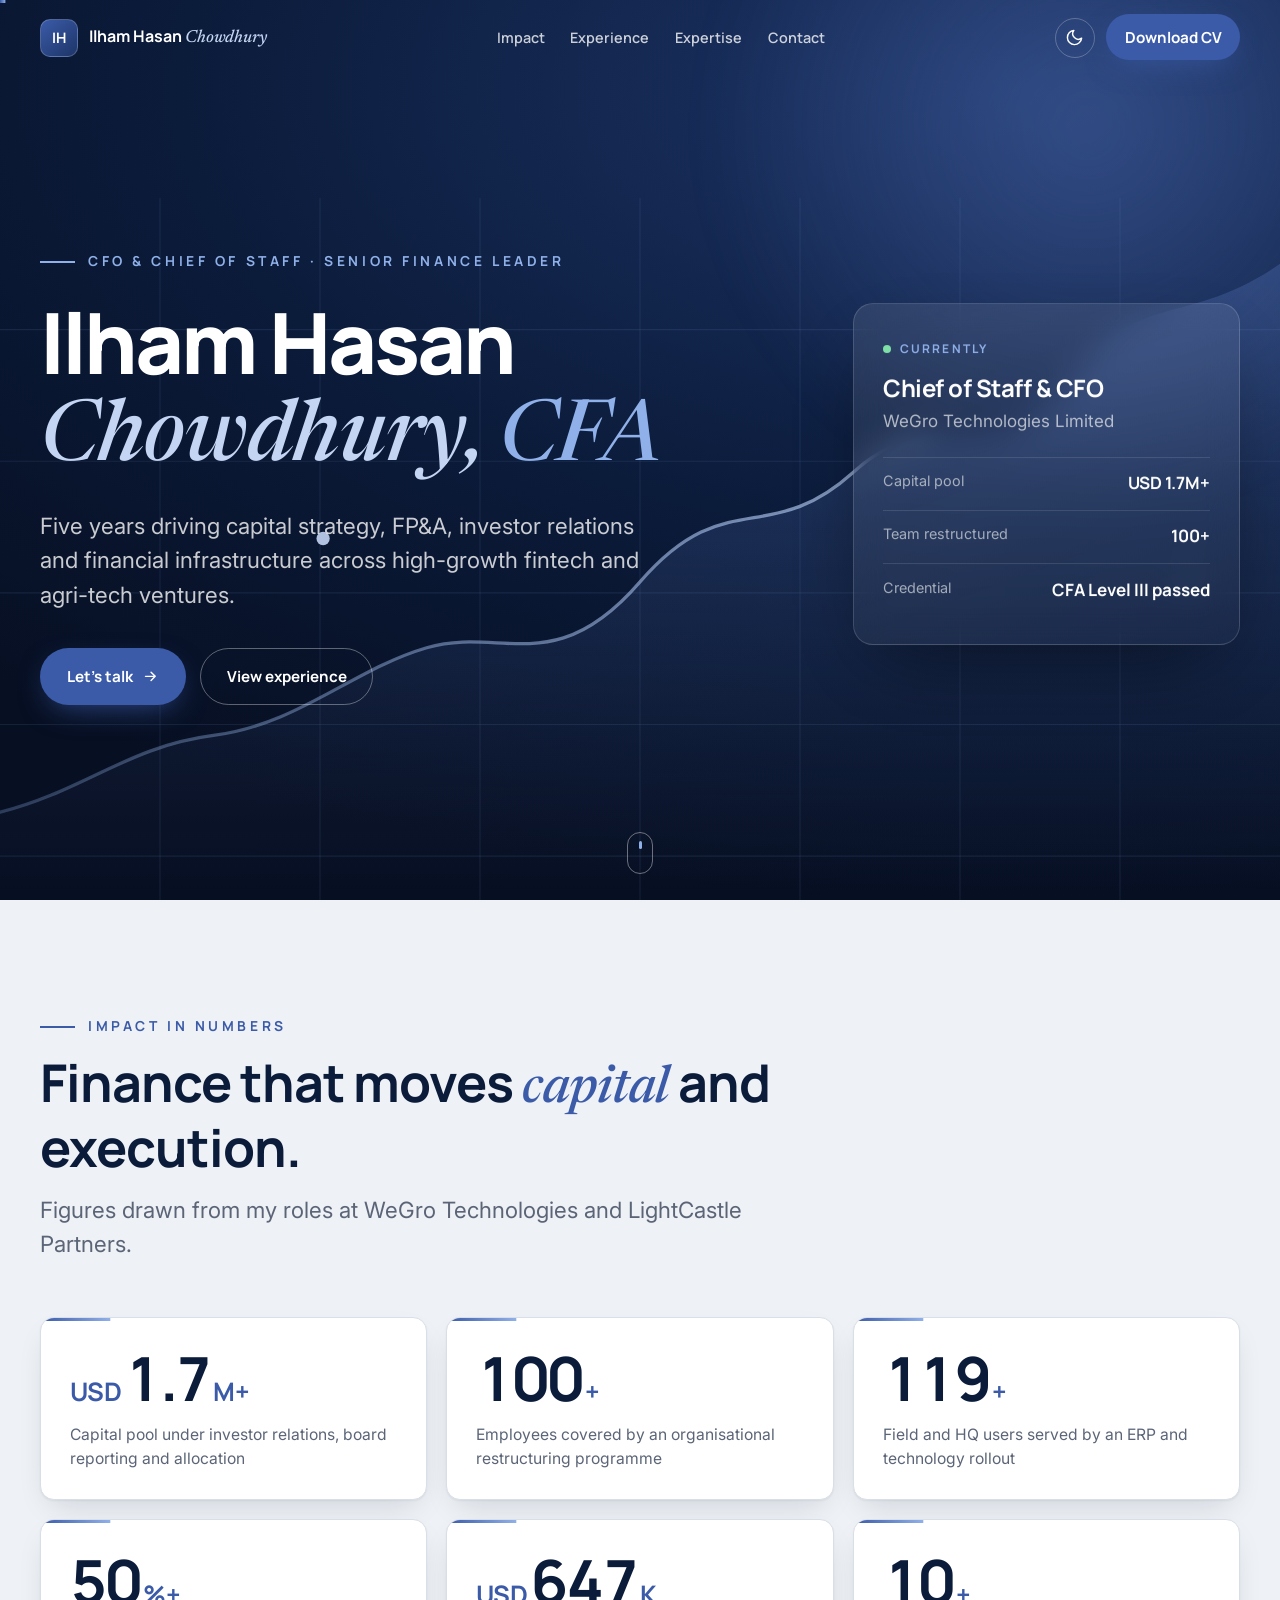
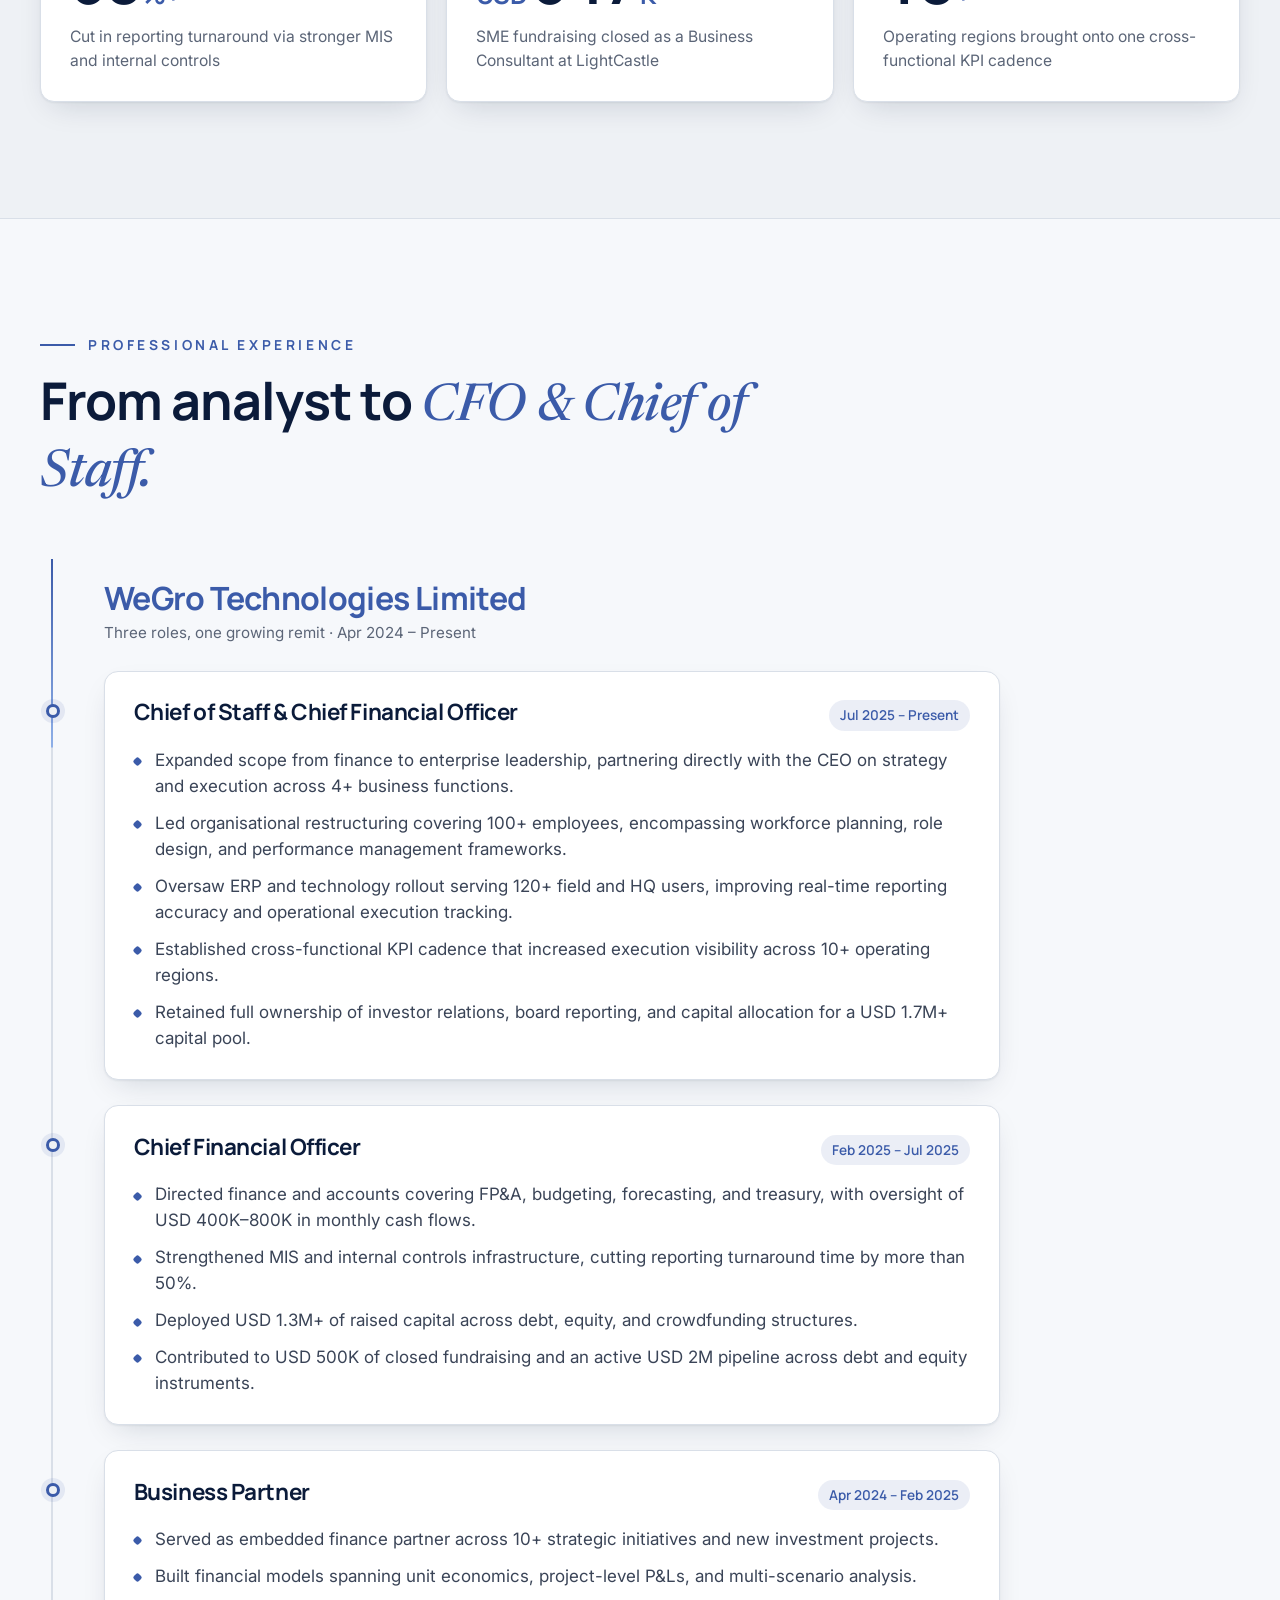
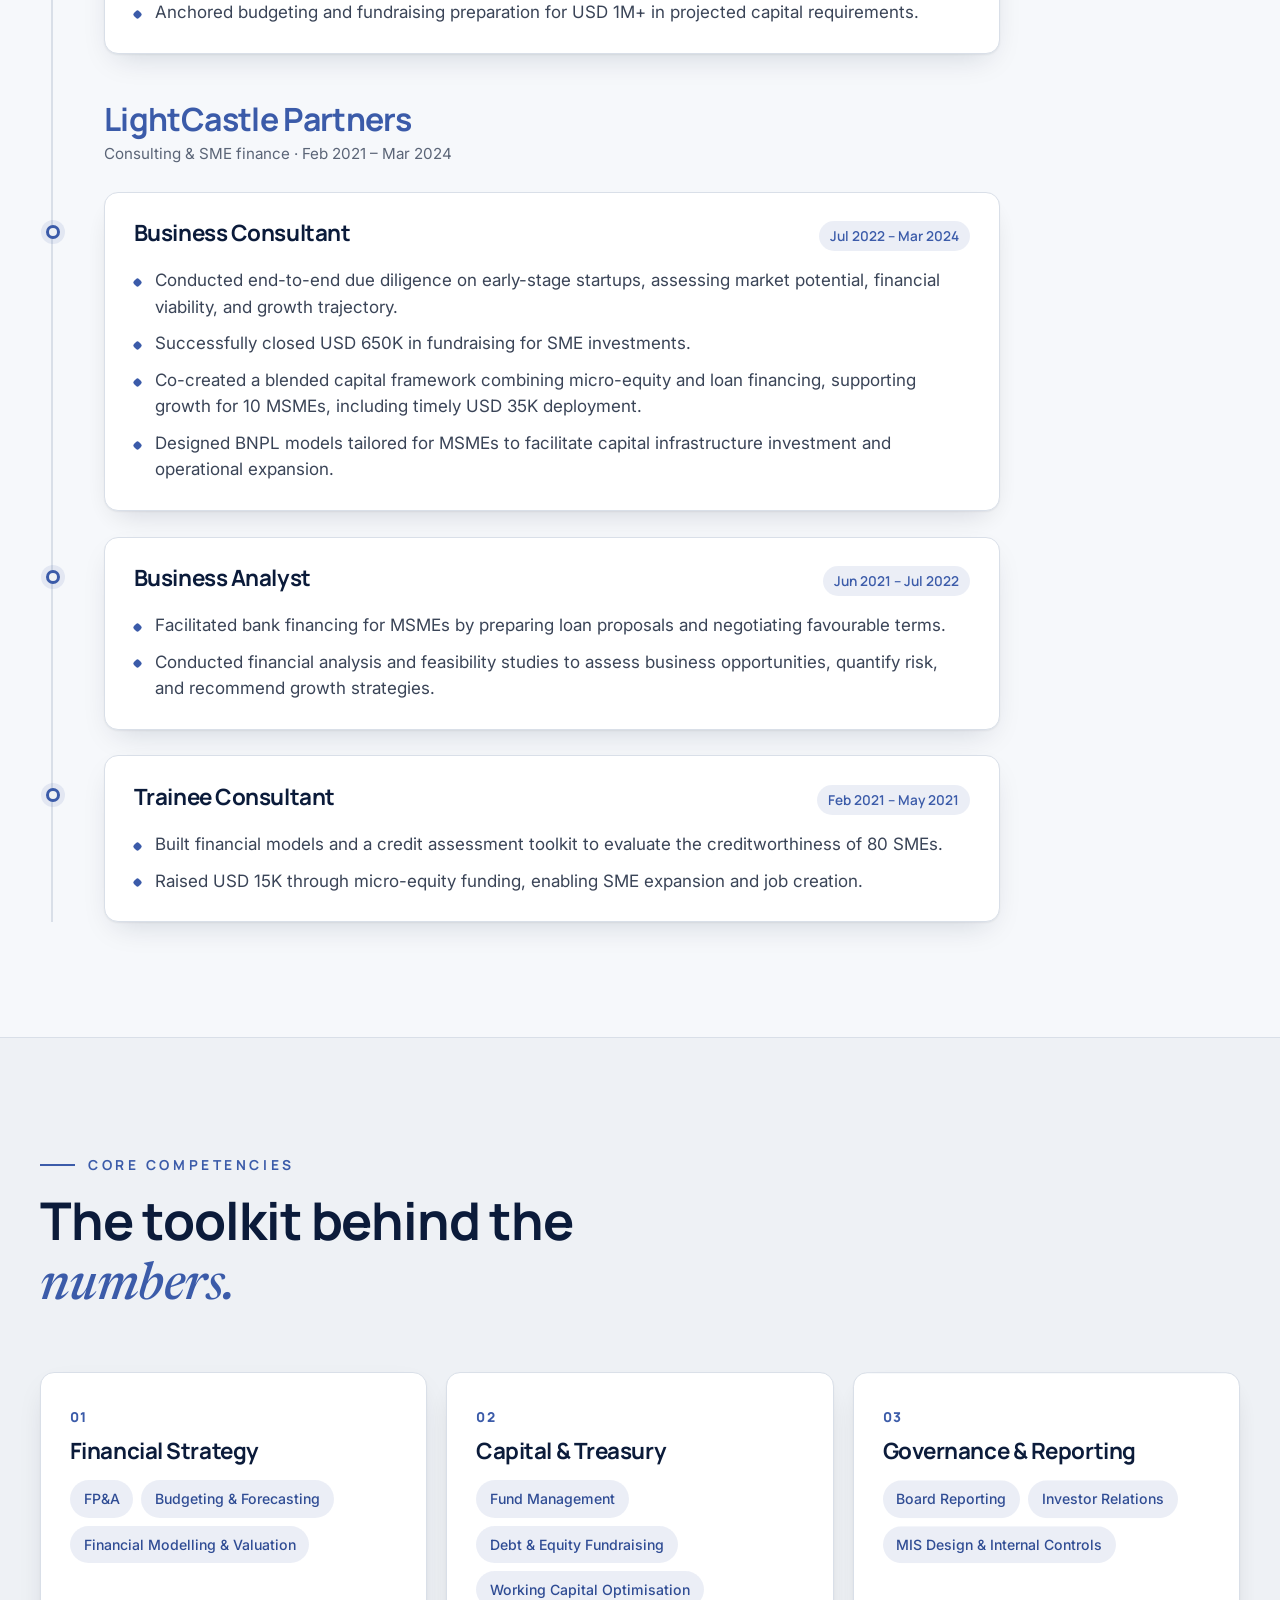
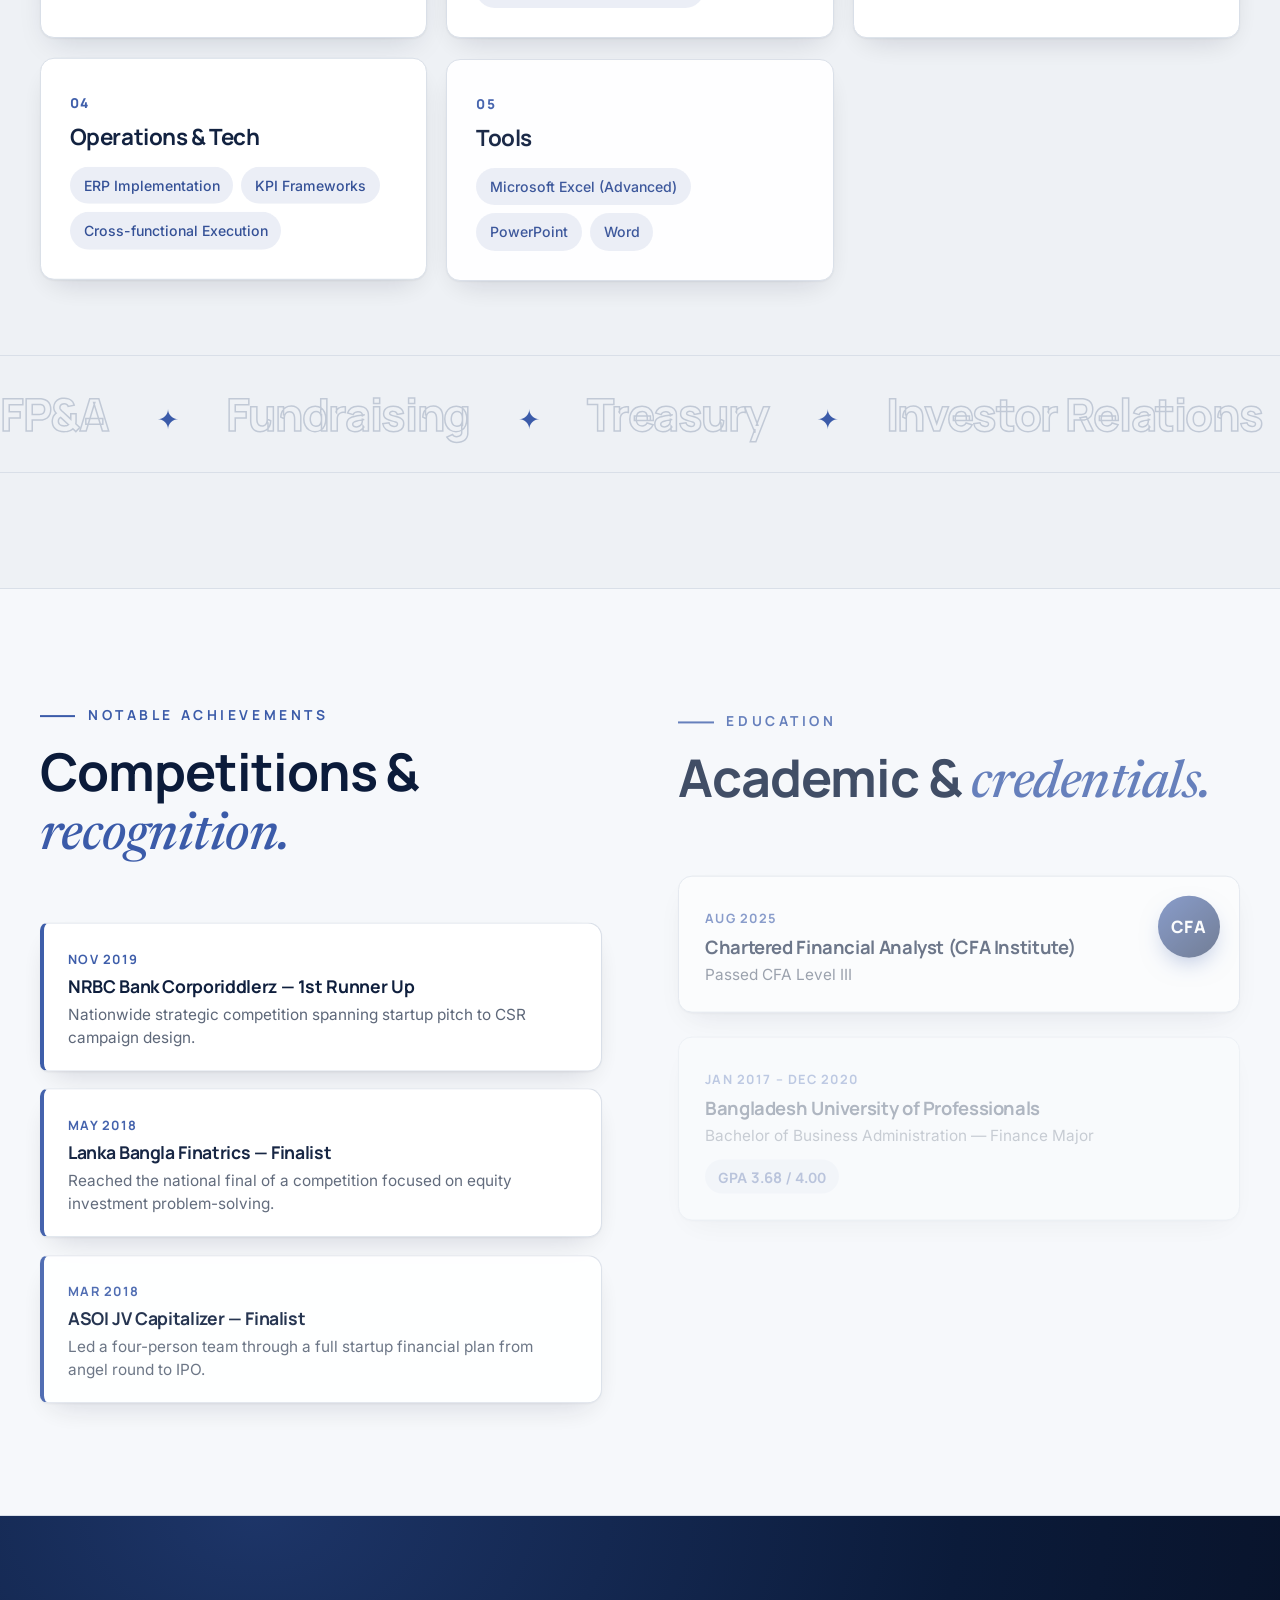
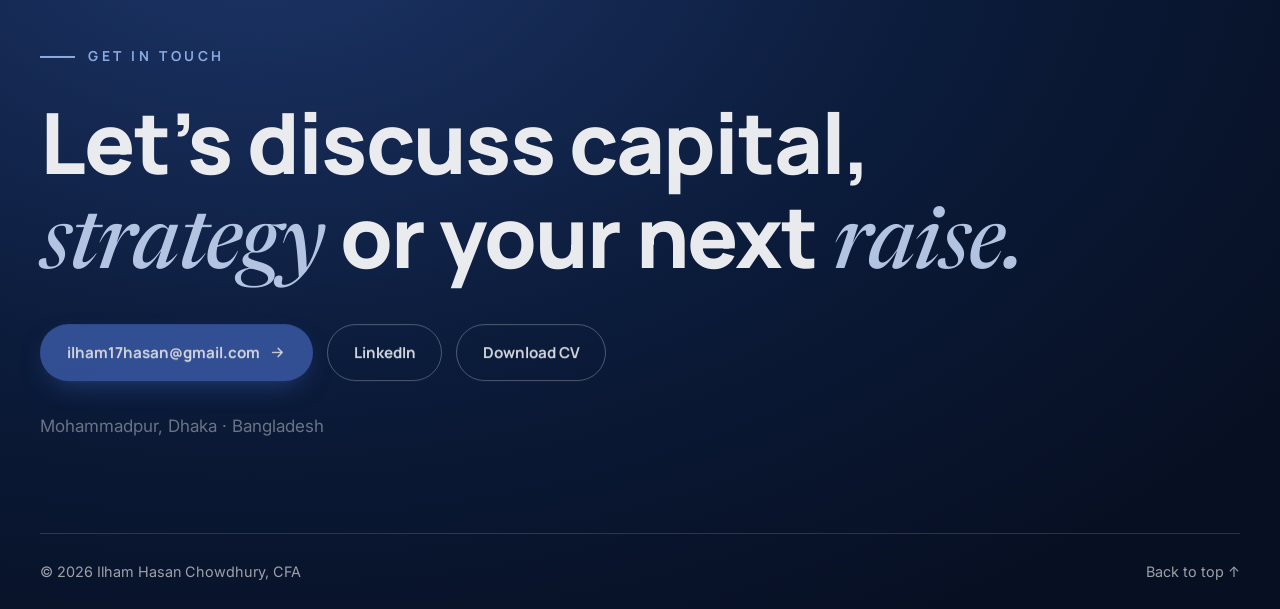
<file: index.html>
<!doctype html>
<html lang="en">
<head>
  <meta charset="utf-8">
  <meta name="viewport" content="width=device-width, initial-scale=1">
  <title>Ilham Hasan Chowdhury, CFA — CFO &amp; Chief of Staff</title>
  <meta name="description" content="Portfolio of Ilham Hasan Chowdhury, CFA — CFO & Chief of Staff. Capital strategy, FP&A, investor relations and financial infrastructure across fintech and agri-tech ventures.">
  <meta name="theme-color" content="#0b1b3a">
  <meta property="og:title" content="Ilham Hasan Chowdhury, CFA — CFO & Chief of Staff">
  <meta property="og:description" content="Capital strategy, FP&A, investor relations and financial infrastructure across high-growth fintech and agri-tech ventures.">
  <meta property="og:type" content="website">
  <meta property="og:url" content="https://ilham-hasan-portfolio.vercel.app/">
  <meta property="og:image" content="https://ilham-hasan-portfolio.vercel.app/assets/img/og-image.png">
  <meta property="og:image:width" content="1200">
  <meta property="og:image:height" content="630">
  <meta name="twitter:card" content="summary_large_image">
  <meta name="twitter:title" content="Ilham Hasan Chowdhury, CFA — CFO & Chief of Staff">
  <meta name="twitter:image" content="https://ilham-hasan-portfolio.vercel.app/assets/img/og-image.png">
  <link rel="canonical" href="https://ilham-hasan-portfolio.vercel.app/">
  <link rel="icon" href="assets/img/favicon.svg" type="image/svg+xml">
  <link rel="preconnect" href="https://fonts.googleapis.com">
  <link rel="preconnect" href="https://fonts.gstatic.com" crossorigin>
  <link href="https://fonts.googleapis.com/css2?family=Inter:wght@400;500;600&family=Manrope:wght@500;600;700;800&family=Newsreader:ital,wght@1,400;1,500&display=swap" rel="stylesheet">
  <link rel="stylesheet" href="assets/vendor/lenis.css">
  <link rel="stylesheet" href="assets/css/tokens.css">
  <link rel="stylesheet" href="assets/css/base.css">
  <link rel="stylesheet" href="assets/css/sections.css">
  <script>
    (function () {
      var d = document.documentElement;
      try { var t = localStorage.getItem("theme"); if (t) d.setAttribute("data-theme", t); } catch (e) {}
      if (!window.matchMedia("(prefers-reduced-motion: reduce)").matches) d.classList.add("has-motion");
    })();
  </script>
</head>
<body>
  <a class="skip" href="#main">Skip to content</a>

  <div class="preloader" aria-hidden="true">
    <div class="preloader-inner">
      <span class="preloader-mark">IH</span>
      <span class="preloader-bar"><i></i></span>
    </div>
  </div>

  <div class="progress" aria-hidden="true"><i></i></div>
  <div class="cursor" aria-hidden="true"></div>

  <header class="nav" id="nav">
    <div class="wrap nav-inner">
      <a href="#top" class="brand" aria-label="Ilham Hasan Chowdhury — home">
        <span class="brand-mark">IH</span>
        <span class="brand-name">Ilham Hasan <em class="serif">Chowdhury</em></span>
      </a>
      <nav class="nav-links" id="navLinks" aria-label="Primary">
        <a href="#impact">Impact</a>
        <a href="#experience">Experience</a>
        <a href="#expertise">Expertise</a>
        <a href="#insights">Insights</a>
        <a href="#articles">Articles</a>
        <a href="#contact">Contact</a>
      </nav>
      <div class="nav-actions">
        <button class="icon-btn" id="themeToggle" type="button" aria-label="Toggle light and dark theme">
          <svg class="i-moon" viewBox="0 0 24 24" fill="none" stroke="currentColor" stroke-width="1.8" stroke-linecap="round" stroke-linejoin="round"><path d="M21 12.8A9 9 0 1 1 11.2 3a7 7 0 0 0 9.8 9.8z"/></svg>
          <svg class="i-sun" viewBox="0 0 24 24" fill="none" stroke="currentColor" stroke-width="1.8" stroke-linecap="round" stroke-linejoin="round"><circle cx="12" cy="12" r="4"/><path d="M12 2v2M12 20v2M4.9 4.9l1.4 1.4M17.7 17.7l1.4 1.4M2 12h2M20 12h2M4.9 19.1l1.4-1.4M17.7 6.3l1.4-1.4"/></svg>
        </button>
        <a class="btn btn-primary nav-cv" href="assets/Ilham_Hasan_Chowdhury_CV.pdf" download style="--pad:.6rem 1.1rem">Download CV</a>
        <button class="icon-btn burger" id="burger" type="button" aria-label="Open menu" aria-expanded="false" aria-controls="navLinks"><span></span><span></span></button>
      </div>
    </div>
  </header>

  <main id="main">
    <!-- HERO -->
    <section class="hero" id="top">
      <svg class="hero-chart" viewBox="0 0 1200 640" preserveAspectRatio="none" aria-hidden="true">
        <defs>
          <linearGradient id="areaGrad" x1="0" y1="0" x2="0" y2="1">
            <stop offset="0" stop-color="#5c7cc4" stop-opacity=".45"/>
            <stop offset="1" stop-color="#5c7cc4" stop-opacity="0"/>
          </linearGradient>
          <linearGradient id="lineGrad" x1="0" y1="0" x2="1" y2="0">
            <stop offset="0" stop-color="#8fb0e8" stop-opacity=".3"/>
            <stop offset="1" stop-color="#c4d5f3"/>
          </linearGradient>
        </defs>
        <g class="chart-grid" stroke="#8fb0e8" stroke-opacity=".12" stroke-width="1">
          <path d="M0 120H1200M0 240H1200M0 360H1200M0 480H1200M0 600H1200"/>
          <path d="M150 0V640M300 0V640M450 0V640M600 0V640M750 0V640M900 0V640M1050 0V640"/>
        </g>
        <path class="chart-area" fill="url(#areaGrad)" d="M0 560 C80 540 120 500 200 490 S330 430 400 410 S520 440 600 350 S720 320 800 250 S930 260 1000 170 S1110 120 1200 60 V640 H0 Z"/>
        <path class="chart-line" fill="none" stroke="url(#lineGrad)" stroke-width="3" stroke-linecap="round" d="M0 560 C80 540 120 500 200 490 S330 430 400 410 S520 440 600 350 S720 320 800 250 S930 260 1000 170 S1110 120 1200 60"/>
        <g class="chart-dots" fill="#c4d5f3">
          <circle cx="400" cy="410" r="5"/><circle cx="800" cy="250" r="5"/><circle cx="1000" cy="170" r="5"/><circle class="pulse" cx="1200" cy="60" r="7"/>
        </g>
      </svg>
      <div class="hero-glow" aria-hidden="true"></div>

      <div class="wrap hero-inner">
        <div class="hero-copy">
          <p class="eyebrow hero-eyebrow" data-hero-item>CFO &amp; Chief of Staff · Senior Finance Leader</p>
          <h1 class="hero-title" data-split>Ilham Hasan <span class="serif">Chowdhury,</span> <span class="serif cfa">CFA</span></h1>
          <p class="hero-lede" data-hero-item>Five years driving capital strategy, FP&amp;A, investor relations and financial infrastructure across high-growth fintech and agri-tech ventures.</p>
          <div class="hero-cta" data-hero-item>
            <a class="btn btn-primary" href="#contact" data-magnetic>Let’s talk
              <svg viewBox="0 0 24 24" fill="none" stroke="currentColor" stroke-width="2" stroke-linecap="round" stroke-linejoin="round"><path d="M5 12h14M13 6l6 6-6 6"/></svg>
            </a>
            <a class="btn btn-ghost" href="#experience" data-magnetic>View experience</a>
          </div>
        </div>

        <aside class="hero-card" data-hero-item aria-label="Current role">
          <span class="live-tag"><i></i> Currently</span>
          <h2>Chief of Staff &amp; CFO</h2>
          <p class="hero-card-co">WeGro Technologies Limited</p>
          <dl>
            <div><dt>Capital pool</dt><dd>USD 1.7M+</dd></div>
            <div><dt>Team restructured</dt><dd>100+</dd></div>
            <div><dt>Credential</dt><dd>CFA Level III passed</dd></div>
          </dl>
        </aside>
      </div>

      <a class="scroll-cue" href="#impact" aria-label="Scroll to impact"><span></span></a>
    </section>

    <!-- IMPACT -->
    <section class="section" id="impact">
      <div class="wrap">
        <div class="section-head" data-reveal>
          <span class="eyebrow">Impact in numbers</span>
          <h2>Finance that moves <span class="serif accent">capital</span> and execution.</h2>
          <p>Figures drawn from my roles at WeGro Technologies and LightCastle Partners.</p>
        </div>
        <div class="stats">
          <article class="stat" data-reveal>
            <span class="stat-num"><small>USD</small><b data-count="1.7" data-decimals="1">0</b><small>M+</small></span>
            <p>Capital pool under investor relations, board reporting and allocation</p>
          </article>
          <article class="stat" data-reveal>
            <span class="stat-num"><b data-count="100">0</b><small>+</small></span>
            <p>Employees covered by an organisational restructuring programme</p>
          </article>
          <article class="stat" data-reveal>
            <span class="stat-num"><b data-count="120">0</b><small>+</small></span>
            <p>Field and HQ users served by an ERP and technology rollout</p>
          </article>
          <article class="stat" data-reveal>
            <span class="stat-num"><b data-count="50">0</b><small>%+</small></span>
            <p>Cut in reporting turnaround via stronger MIS and internal controls</p>
          </article>
          <article class="stat" data-reveal>
            <span class="stat-num"><small>USD</small><b data-count="650">0</b><small>K</small></span>
            <p>SME fundraising closed as a Business Consultant at LightCastle</p>
          </article>
          <article class="stat" data-reveal>
            <span class="stat-num"><b data-count="10">0</b><small>+</small></span>
            <p>Operating regions brought onto one cross-functional KPI cadence</p>
          </article>
        </div>
      </div>
    </section>

    <!-- EXPERIENCE -->
    <section class="section section-alt" id="experience">
      <div class="wrap">
        <div class="section-head" data-reveal>
          <span class="eyebrow">Professional experience</span>
          <h2>From analyst to <span class="serif accent">CFO &amp; Chief of Staff.</span></h2>
        </div>

        <div class="timeline" id="timeline">
          <div class="timeline-rail" aria-hidden="true"><i></i></div>

          <div class="company" data-reveal>
            <h3>WeGro Technologies Limited</h3>
            <p>Three roles, one growing remit · Apr 2024 – Present</p>
          </div>

          <article class="role" data-reveal>
            <span class="role-dot" aria-hidden="true"></span>
            <header><h4>Chief of Staff &amp; Chief Financial Officer</h4><time>Jul 2025 – Present</time></header>
            <ul>
              <li>Expanded scope from finance to enterprise leadership, partnering directly with the CEO on strategy and execution across 4+ business functions.</li>
              <li>Led organisational restructuring covering 100+ employees, encompassing workforce planning, role design, and performance management frameworks.</li>
              <li>Oversaw ERP and technology rollout serving 120+ field and HQ users, improving real-time reporting accuracy and operational execution tracking.</li>
              <li>Established cross-functional KPI cadence that increased execution visibility across 10+ operating regions.</li>
              <li>Retained full ownership of investor relations, board reporting, and capital allocation for a USD 1.7M+ capital pool.</li>
            </ul>
          </article>

          <article class="role" data-reveal>
            <span class="role-dot" aria-hidden="true"></span>
            <header><h4>Chief Financial Officer</h4><time>Feb 2025 – Jul 2025</time></header>
            <ul>
              <li>Directed finance and accounts covering FP&amp;A, budgeting, forecasting, and treasury, with oversight of USD 400K–800K in monthly cash flows.</li>
              <li>Strengthened MIS and internal controls infrastructure, cutting reporting turnaround time by more than 50%.</li>
              <li>Deployed USD 1.3M+ of raised capital across debt, equity, and crowdfunding structures.</li>
              <li>Contributed to USD 500K of closed fundraising and an active USD 2M pipeline across debt and equity instruments.</li>
            </ul>
          </article>

          <article class="role" data-reveal>
            <span class="role-dot" aria-hidden="true"></span>
            <header><h4>Business Partner</h4><time>Apr 2024 – Feb 2025</time></header>
            <ul>
              <li>Served as embedded finance partner across 10+ strategic initiatives and new investment projects.</li>
              <li>Built financial models spanning unit economics, project-level P&amp;Ls, and multi-scenario analysis.</li>
              <li>Anchored budgeting and fundraising preparation for USD 1M+ in projected capital requirements.</li>
            </ul>
          </article>

          <div class="company" data-reveal>
            <h3>LightCastle Partners</h3>
            <p>Consulting &amp; SME finance · Feb 2021 – Mar 2024</p>
          </div>

          <article class="role" data-reveal>
            <span class="role-dot" aria-hidden="true"></span>
            <header><h4>Business Consultant</h4><time>Jul 2022 – Mar 2024</time></header>
            <ul>
              <li>Conducted end-to-end due diligence on early-stage startups, assessing market potential, financial viability, and growth trajectory.</li>
              <li>Successfully closed USD 650K in fundraising for SME investments.</li>
              <li>Co-created a blended capital framework combining micro-equity and loan financing, supporting growth for 10 MSMEs, including timely USD 35K deployment.</li>
              <li>Designed BNPL models tailored for MSMEs to facilitate capital infrastructure investment and operational expansion.</li>
            </ul>
          </article>

          <article class="role" data-reveal>
            <span class="role-dot" aria-hidden="true"></span>
            <header><h4>Business Analyst</h4><time>Jun 2021 – Jul 2022</time></header>
            <ul>
              <li>Facilitated bank financing for MSMEs by preparing loan proposals and negotiating favourable terms.</li>
              <li>Conducted financial analysis and feasibility studies to assess business opportunities, quantify risk, and recommend growth strategies.</li>
            </ul>
          </article>

          <article class="role" data-reveal>
            <span class="role-dot" aria-hidden="true"></span>
            <header><h4>Trainee Consultant</h4><time>Feb 2021 – May 2021</time></header>
            <ul>
              <li>Built financial models and a credit assessment toolkit to evaluate the creditworthiness of 80 SMEs.</li>
              <li>Raised USD 15K through micro-equity funding, enabling SME expansion and job creation.</li>
            </ul>
          </article>
        </div>
      </div>
    </section>

    <!-- EXPERTISE -->
    <section class="section" id="expertise">
      <div class="wrap">
        <div class="section-head" data-reveal>
          <span class="eyebrow">Core competencies</span>
          <h2>The toolkit behind the <span class="serif accent">numbers.</span></h2>
        </div>
        <div class="skills">
          <article class="skill" data-reveal>
            <span class="skill-idx">01</span>
            <h3>Financial Strategy</h3>
            <ul class="chips"><li>FP&amp;A</li><li>Budgeting &amp; Forecasting</li><li>Financial Modelling &amp; Valuation</li></ul>
          </article>
          <article class="skill" data-reveal>
            <span class="skill-idx">02</span>
            <h3>Capital &amp; Treasury</h3>
            <ul class="chips"><li>Fund Management</li><li>Debt &amp; Equity Fundraising</li><li>Working Capital Optimisation</li></ul>
          </article>
          <article class="skill" data-reveal>
            <span class="skill-idx">03</span>
            <h3>Governance &amp; Reporting</h3>
            <ul class="chips"><li>Board Reporting</li><li>Investor Relations</li><li>MIS Design &amp; Internal Controls</li></ul>
          </article>
          <article class="skill" data-reveal>
            <span class="skill-idx">04</span>
            <h3>Operations &amp; Tech</h3>
            <ul class="chips"><li>ERP Implementation</li><li>KPI Frameworks</li><li>Cross-functional Execution</li></ul>
          </article>
          <article class="skill" data-reveal>
            <span class="skill-idx">05</span>
            <h3>Tools</h3>
            <ul class="chips"><li>Microsoft Excel (Advanced)</li><li>PowerPoint</li><li>Word</li></ul>
          </article>
        </div>
      </div>

      <div class="marquee" aria-hidden="true">
        <div class="marquee-track">
          <span>FP&amp;A</span><span>Fundraising</span><span>Treasury</span><span>Investor Relations</span><span>Board Reporting</span><span>Financial Modelling</span><span>ERP</span><span>KPI Frameworks</span><span>Capital Allocation</span>
          <span>FP&amp;A</span><span>Fundraising</span><span>Treasury</span><span>Investor Relations</span><span>Board Reporting</span><span>Financial Modelling</span><span>ERP</span><span>KPI Frameworks</span><span>Capital Allocation</span>
        </div>
      </div>
    </section>

    <!-- RECOGNITION + EDUCATION -->
    <section class="section section-alt" id="recognition">
      <div class="wrap two-col">
        <div>
          <div class="section-head" data-reveal>
            <span class="eyebrow">Notable achievements</span>
            <h2>Competitions &amp; <span class="serif accent">recognition.</span></h2>
          </div>
          <ul class="awards">
            <li data-reveal>
              <time>Nov 2019</time>
              <h3>NRBC Bank Corporiddlerz — 1st Runner Up</h3>
              <p>Nationwide strategic competition spanning startup pitch to CSR campaign design.</p>
            </li>
            <li data-reveal>
              <time>May 2018</time>
              <h3>Lanka Bangla Finatrics — Finalist</h3>
              <p>Reached the national final of a competition focused on equity investment problem-solving.</p>
            </li>
            <li data-reveal>
              <time>Mar 2018</time>
              <h3>ASOI JV Capitalizer — Finalist</h3>
              <p>Led a four-person team through a full startup financial plan from angel round to IPO.</p>
            </li>
          </ul>
        </div>

        <div>
          <div class="section-head" data-reveal>
            <span class="eyebrow">Education</span>
            <h2>Academic &amp; <span class="serif accent">credentials.</span></h2>
          </div>
          <div class="edu">
            <article class="edu-card" data-reveal>
              <time>Aug 2025</time>
              <h3>Chartered Financial Analyst (CFA Institute)</h3>
              <p>Passed CFA Level III</p>
              <span class="badge">CFA</span>
            </article>
            <article class="edu-card" data-reveal>
              <time>Jan 2017 – Dec 2020</time>
              <h3>Bangladesh University of Professionals</h3>
              <p>Bachelor of Business Administration — Finance Major</p>
              <span class="gpa">GPA <b>3.68</b> / 4.00</span>
            </article>
          </div>
        </div>
      </div>
    </section>

    <!-- INSIGHTS (BLOG) -->
    <section class="section" id="insights">
      <div class="wrap">
        <div class="section-head" data-reveal>
          <span class="eyebrow">Insights · Blog</span>
          <h2>Notes on finance, <span class="serif accent">execution</span> and growth.</h2>
          <p>Short reads from the operating side of finance.</p>
        </div>
        <div class="filters" id="filters" role="group" aria-label="Filter posts by topic" data-reveal></div>
        <div class="cards" id="blogGrid" aria-live="polite"></div>
      </div>
    </section>

    <!-- ARTICLES -->
    <section class="section section-alt" id="articles">
      <div class="wrap">
        <div class="section-head" data-reveal>
          <span class="eyebrow">Articles</span>
          <h2>Long-form <span class="serif accent">thinking.</span></h2>
          <p>Deeper dives into capital structuring, due diligence and professional development.</p>
        </div>
        <div class="articles" id="articleList"></div>
      </div>
    </section>

    <!-- CONTACT -->
    <section class="contact" id="contact">
      <div class="wrap contact-inner">
        <span class="eyebrow" data-reveal>Get in touch</span>
        <h2 data-reveal>Let’s discuss capital, <span class="serif">strategy</span> or your next <span class="serif">raise.</span></h2>
        <div class="contact-actions" data-reveal>
          <a class="btn btn-primary" href="mailto:ilham17hasan@gmail.com" data-magnetic>ilham17hasan@gmail.com
            <svg viewBox="0 0 24 24" fill="none" stroke="currentColor" stroke-width="2" stroke-linecap="round" stroke-linejoin="round"><path d="M5 12h14M13 6l6 6-6 6"/></svg>
          </a>
          <a class="btn btn-ghost" href="https://linkedin.com/in/ilhamhasan" target="_blank" rel="noopener" data-magnetic>LinkedIn</a>
          <a class="btn btn-ghost" href="assets/Ilham_Hasan_Chowdhury_CV.pdf" download data-magnetic>Download CV</a>
        </div>
        <p class="contact-loc" data-reveal>Mohammadpur, Dhaka · Bangladesh</p>
      </div>
      <footer class="wrap footer">
        <span>© <span id="year">2026</span> Ilham Hasan Chowdhury, CFA</span>
        <a href="#top">Back to top ↑</a>
      </footer>
    </section>
  </main>

  <script src="assets/vendor/gsap.min.js"></script>
  <script src="assets/vendor/ScrollTrigger.min.js"></script>
  <script src="assets/vendor/lenis.min.js"></script>
  <script src="assets/js/theme.js"></script>
  <script src="assets/js/content.js"></script>
  <script src="assets/js/motion.js"></script>
  <script src="assets/js/main.js"></script>
</body>
</html>
</file>
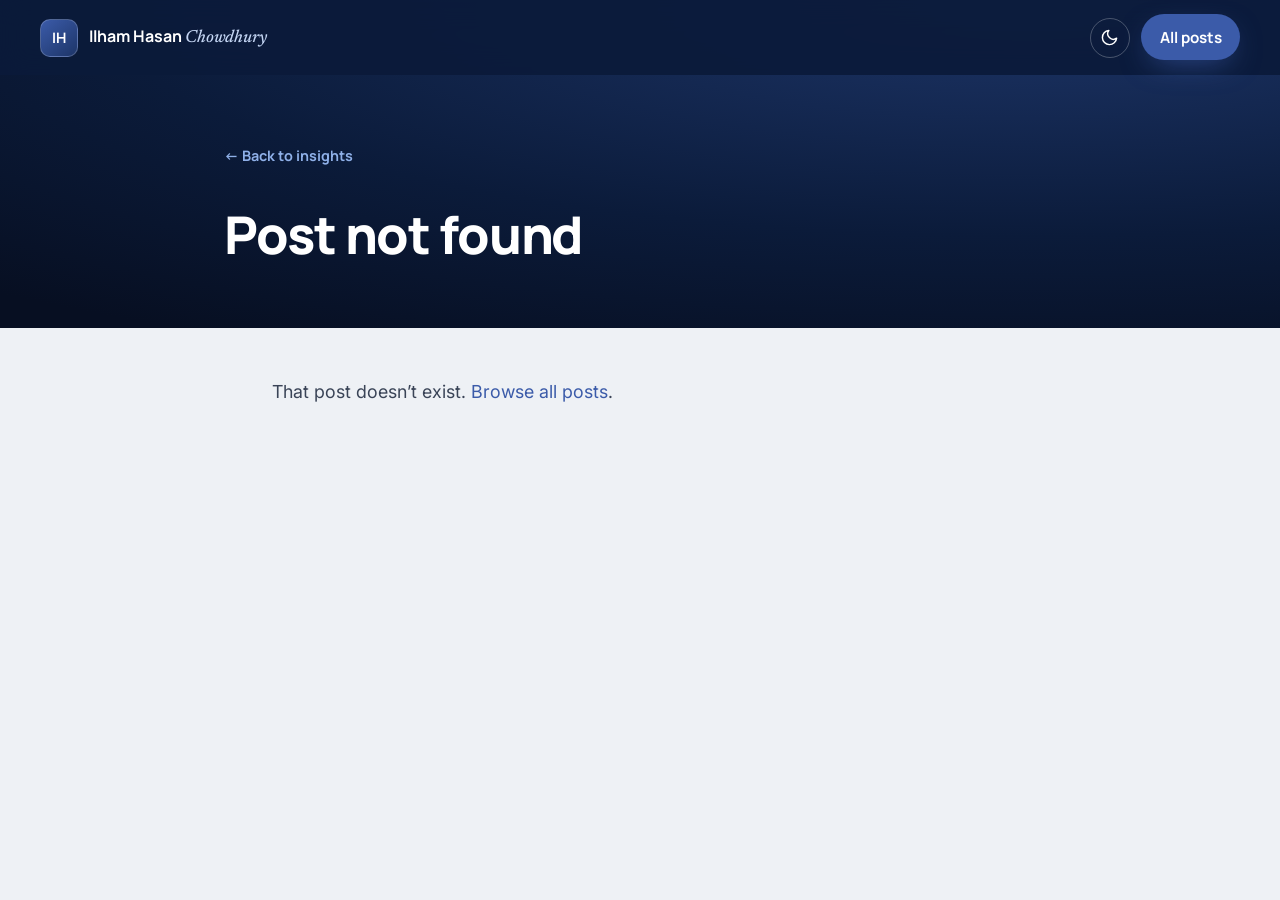
<file: post.html>
<!doctype html>
<html lang="en">
<head>
  <meta charset="utf-8">
  <meta name="viewport" content="width=device-width, initial-scale=1">
  <title>Post — Ilham Hasan Chowdhury, CFA</title>
  <meta name="theme-color" content="#0b1b3a">
  <link rel="icon" href="assets/img/favicon.svg" type="image/svg+xml">
  <link rel="preconnect" href="https://fonts.googleapis.com">
  <link rel="preconnect" href="https://fonts.gstatic.com" crossorigin>
  <link href="https://fonts.googleapis.com/css2?family=Inter:wght@400;500;600&family=Manrope:wght@500;600;700;800&family=Newsreader:ital,wght@1,400;1,500&display=swap" rel="stylesheet">
  <link rel="stylesheet" href="assets/css/tokens.css">
  <link rel="stylesheet" href="assets/css/base.css">
  <link rel="stylesheet" href="assets/css/sections.css">
  <script>try { var t = localStorage.getItem("theme"); if (t) document.documentElement.setAttribute("data-theme", t); } catch (e) {}</script>
</head>
<body class="post-page">
  <header class="nav" id="nav">
    <div class="wrap nav-inner">
      <a href="index.html" class="brand" aria-label="Ilham Hasan Chowdhury — home">
        <span class="brand-mark">IH</span>
        <span class="brand-name">Ilham Hasan <em class="serif">Chowdhury</em></span>
      </a>
      <div class="nav-actions">
        <button class="icon-btn" id="themeToggle" type="button" aria-label="Toggle light and dark theme">
          <svg class="i-moon" viewBox="0 0 24 24" fill="none" stroke="currentColor" stroke-width="1.8" stroke-linecap="round" stroke-linejoin="round"><path d="M21 12.8A9 9 0 1 1 11.2 3a7 7 0 0 0 9.8 9.8z"/></svg>
          <svg class="i-sun" viewBox="0 0 24 24" fill="none" stroke="currentColor" stroke-width="1.8" stroke-linecap="round" stroke-linejoin="round"><circle cx="12" cy="12" r="4"/><path d="M12 2v2M12 20v2M4.9 4.9l1.4 1.4M17.7 17.7l1.4 1.4M2 12h2M20 12h2M4.9 19.1l1.4-1.4M17.7 6.3l1.4-1.4"/></svg>
        </button>
        <a class="btn btn-primary" href="index.html#insights" style="--pad:.6rem 1.1rem">All posts</a>
      </div>
    </div>
  </header>

  <main id="main">
    <section class="post-hero">
      <div class="wrap">
        <a class="back" href="index.html#insights">← Back to insights</a>
        <div class="meta" id="postMeta"></div>
        <h1 id="postTitle">Loading…</h1>
      </div>
    </section>
    <article class="post-body" id="postBody"></article>
    <nav class="post-nav" id="postNav" aria-label="More posts"></nav>
  </main>

  <script src="assets/js/theme.js"></script>
  <script src="assets/js/content.js"></script>
  <script>
    (function () {
      var slug = new URLSearchParams(location.search).get("slug");
      var body = document.getElementById("postBody");
      Content.loadPosts().then(function (posts) {
        posts.sort(function (a, b) { return b.date.localeCompare(a.date); });
        var i = posts.findIndex(function (p) { return p.slug === slug; });
        if (i < 0) throw new Error("not found");
        var p = posts[i], e = Content.esc;
        document.title = p.title + " — Ilham Hasan Chowdhury, CFA";
        document.getElementById("postTitle").textContent = p.title;
        document.getElementById("postMeta").innerHTML =
          '<span class="tag">' + e(p.tag) + "</span><span>" + Content.fmtDate(p.date) + "</span><span>" + Content.readTime(p.body) + "</span>" +
          (p.draft ? '<span class="draft">DRAFT</span>' : "");
        body.innerHTML = (p.draft ? '<p class="post-notice"><strong>Draft:</strong> this is placeholder text to be reviewed and replaced before publication.</p>' : "") + p.body;
        var prev = posts[i + 1], next = posts[i - 1];
        document.getElementById("postNav").innerHTML =
          (prev ? '<a class="btn btn-outline" href="post.html?slug=' + encodeURIComponent(prev.slug) + '">← ' + e(prev.title) + "</a>" : "<span></span>") +
          (next ? '<a class="btn btn-outline" href="post.html?slug=' + encodeURIComponent(next.slug) + '">' + e(next.title) + " →</a>" : "");
      }).catch(function () {
        document.getElementById("postTitle").textContent = "Post not found";
        body.innerHTML = '<p>That post doesn’t exist. <a class="accent" href="index.html#insights">Browse all posts</a>.</p>';
      });
    })();
  </script>
</body>
</html>
</file>
<file: assets/vendor/lenis.css>
html.lenis,
html.lenis body {
  height: auto;
}

.lenis:not(.lenis-autoToggle).lenis-stopped {
  overflow: clip;
}

.lenis [data-lenis-prevent],
.lenis [data-lenis-prevent-wheel],
.lenis [data-lenis-prevent-touch],
.lenis [data-lenis-prevent-vertical],
.lenis [data-lenis-prevent-horizontal] {
  overscroll-behavior: contain;
}

.lenis.lenis-smooth iframe {
  pointer-events: none;
}

.lenis.lenis-autoToggle {
  transition-property: overflow;
  transition-duration: 1ms;
  transition-behavior: allow-discrete;
}
</file>
<file: assets/css/tokens.css>
/* Design tokens — corporate finance: navy, steel blue, ash */
:root {
  /* palette */
  --navy-950: #070f22;
  --navy-900: #0b1b3a;
  --navy-800: #14264d;
  --navy-700: #1d3568;
  --steel-600: #2f4c94;
  --steel-500: #3b5ba9;
  --steel-400: #5c7cc4;
  --sky-300: #8fb0e8;
  --sky-200: #c4d5f3;
  --ash-50: #f6f8fb;
  --ash-100: #eef1f5;
  --ash-200: #d9dfe8;
  --ash-300: #c1c9d6;
  --slate-500: #5b6577;
  --slate-700: #3a4457;

  /* semantic (light) */
  --bg: var(--ash-100);
  --bg-elev: #ffffff;
  --bg-soft: var(--ash-50);
  --ink: var(--navy-900);
  --ink-soft: var(--slate-700);
  --muted: var(--slate-500);
  --line: var(--ash-200);
  --accent: var(--steel-500);
  --accent-strong: var(--steel-600);
  --accent-soft: rgba(59, 91, 169, 0.1);
  --shadow: 0 1px 2px rgba(11, 27, 58, 0.06), 0 12px 32px -12px rgba(11, 27, 58, 0.18);
  --shadow-lg: 0 2px 4px rgba(11, 27, 58, 0.06), 0 30px 60px -20px rgba(11, 27, 58, 0.3);

  /* type */
  --font-head: "Manrope", system-ui, -apple-system, "Segoe UI", sans-serif;
  --font-body: "Inter", system-ui, -apple-system, "Segoe UI", sans-serif;
  --font-serif: "Newsreader", Georgia, "Times New Roman", serif;

  /* scale */
  --step--1: clamp(0.8rem, 0.78rem + 0.1vw, 0.875rem);
  --step-0: clamp(1rem, 0.97rem + 0.15vw, 1.0625rem);
  --step-1: clamp(1.2rem, 1.1rem + 0.5vw, 1.4rem);
  --step-2: clamp(1.5rem, 1.3rem + 1vw, 2rem);
  --step-3: clamp(2rem, 1.5rem + 2.4vw, 3.25rem);
  --step-4: clamp(2.6rem, 1.6rem + 4.6vw, 5.5rem);

  /* layout */
  --gutter: clamp(1rem, 4vw, 2.5rem);
  --maxw: 1240px;
  --radius: 14px;
  --radius-sm: 8px;
  --ease: cubic-bezier(0.22, 1, 0.36, 1);
}

:root[data-theme="dark"] {
  --bg: var(--navy-950);
  --bg-elev: #0f2144;
  --bg-soft: #0c1a38;
  --ink: #e8eef9;
  --ink-soft: #b7c3da;
  --muted: #8b99b3;
  --line: rgba(143, 176, 232, 0.16);
  --accent: var(--sky-300);
  --accent-strong: var(--sky-200);
  --accent-soft: rgba(143, 176, 232, 0.12);
  --shadow: 0 1px 2px rgba(0, 0, 0, 0.4), 0 12px 32px -12px rgba(0, 0, 0, 0.6);
  --shadow-lg: 0 2px 4px rgba(0, 0, 0, 0.4), 0 30px 60px -20px rgba(0, 0, 0, 0.7);
  color-scheme: dark;
}
</file>
<file: assets/css/base.css>
*,
*::before,
*::after { box-sizing: border-box; }

html { -webkit-text-size-adjust: 100%; scroll-behavior: auto; }
body {
  margin: 0;
  background: var(--bg);
  color: var(--ink);
  font-family: var(--font-body);
  font-size: var(--step-0);
  line-height: 1.65;
  -webkit-font-smoothing: antialiased;
  text-rendering: optimizeLegibility;
  transition: background-color 0.4s var(--ease), color 0.4s var(--ease);
  overflow-x: hidden;
}
img, svg { display: block; max-width: 100%; }
a { color: inherit; text-decoration: none; }
button { font: inherit; color: inherit; cursor: pointer; background: none; border: 0; padding: 0; }
h1, h2, h3, h4 { font-family: var(--font-head); line-height: 1.12; margin: 0; letter-spacing: -0.02em; }
p { margin: 0; }
ul { margin: 0; padding: 0; list-style: none; }

:focus-visible { outline: 2px solid var(--accent); outline-offset: 3px; border-radius: 4px; }

.wrap { width: min(100% - 2 * var(--gutter), var(--maxw)); margin-inline: auto; }
.sr-only { position: absolute; width: 1px; height: 1px; overflow: hidden; clip: rect(0 0 0 0); white-space: nowrap; }
.skip { position: absolute; left: 1rem; top: -4rem; background: var(--navy-900); color: #fff; padding: 0.6rem 1rem; border-radius: 8px; z-index: 200; }
.skip:focus { top: 1rem; }

/* Eyebrow / section heads */
.eyebrow {
  font-family: var(--font-head);
  font-size: var(--step--1);
  font-weight: 700;
  letter-spacing: 0.26em;
  text-transform: uppercase;
  color: var(--accent);
  display: inline-flex;
  align-items: center;
  gap: 0.8rem;
}
.eyebrow::before { content: ""; width: 2.2rem; height: 2px; background: currentColor; }
.section { padding-block: clamp(4.5rem, 9vw, 8rem); position: relative; }
.section-head { display: grid; gap: 1rem; margin-bottom: clamp(2rem, 5vw, 3.5rem); max-width: 46rem; }
.section-head h2 { font-size: var(--step-3); }
.section-head p { color: var(--muted); font-size: var(--step-1); line-height: 1.5; }
.serif { font-family: var(--font-serif); font-style: italic; font-weight: 500; letter-spacing: -0.01em; }
.accent { color: var(--accent); }

/* Buttons */
.btn {
  --pad: 0.95rem 1.6rem;
  display: inline-flex; align-items: center; gap: 0.6rem;
  padding: var(--pad);
  border-radius: 999px;
  font-family: var(--font-head);
  font-weight: 700;
  font-size: 0.95rem;
  border: 1.5px solid transparent;
  transition: background-color 0.3s var(--ease), color 0.3s var(--ease), border-color 0.3s var(--ease), box-shadow 0.3s var(--ease);
  will-change: transform;
}
.btn svg { width: 1.1em; height: 1.1em; }
.btn-primary { background: var(--steel-500); color: #fff; box-shadow: 0 10px 30px -10px rgba(59, 91, 169, 0.8); }
.btn-primary:hover { background: var(--steel-400); }
.btn-ghost { border-color: rgba(255, 255, 255, 0.35); color: #fff; }
.btn-ghost:hover { background: rgba(255, 255, 255, 0.1); border-color: rgba(255, 255, 255, 0.7); }
.btn-outline { border-color: var(--line); color: var(--ink); background: var(--bg-elev); }
.btn-outline:hover { border-color: var(--accent); color: var(--accent); }

/* Reveal states — only hidden when motion is active (see has-motion) */
.has-motion [data-reveal] { opacity: 0; transform: translateY(28px); }
.has-motion [data-split] .w { display: inline-block; overflow: hidden; vertical-align: top; padding-bottom: 0.12em; margin-bottom: -0.12em; }
.has-motion [data-split] .w > span { display: inline-block; }

@media (prefers-reduced-motion: reduce) {
  *, *::before, *::after { animation-duration: 0.001ms !important; transition-duration: 0.001ms !important; }
}
</file>
<file: assets/css/sections.css>
/* ---------- Preloader / progress / cursor ---------- */
.preloader { position: fixed; inset: 0; z-index: 300; background: var(--navy-900); display: grid; place-items: center; }
html:not(.has-motion) .preloader { display: none; }
.preloader-inner { display: grid; gap: 1.2rem; justify-items: center; }
.preloader-mark { font-family: var(--font-head); font-weight: 800; font-size: 3rem; color: #fff; letter-spacing: -0.04em; }
.preloader-bar { width: 140px; height: 2px; background: rgba(255,255,255,.15); overflow: hidden; border-radius: 2px; }
.preloader-bar i { display: block; height: 100%; width: 100%; background: var(--sky-300); transform: scaleX(0); transform-origin: left; }

.progress { position: fixed; top: 0; left: 0; right: 0; height: 3px; z-index: 120; pointer-events: none; }
.progress i { display: block; height: 100%; background: linear-gradient(90deg, var(--steel-500), var(--sky-300)); transform: scaleX(0); transform-origin: left; }

.cursor { position: fixed; top: 0; left: 0; width: 34px; height: 34px; margin: -17px 0 0 -17px; border: 1.5px solid var(--sky-300); border-radius: 50%; pointer-events: none; z-index: 250; opacity: 0; mix-blend-mode: difference; transition: width .25s var(--ease), height .25s var(--ease), margin .25s var(--ease), background-color .25s; }
.cursor.is-active { opacity: 1; }
.cursor.is-hover { width: 64px; height: 64px; margin: -32px 0 0 -32px; background: rgba(143,176,232,.25); }
@media (hover: none), (pointer: coarse) { .cursor { display: none; } }

/* ---------- Nav ---------- */
.nav { position: fixed; top: 0; left: 0; right: 0; z-index: 100; padding-block: 0.9rem; transition: background-color .35s var(--ease), box-shadow .35s var(--ease), padding .35s var(--ease), transform .4s var(--ease); }
.nav.is-scrolled { background: color-mix(in srgb, var(--navy-900) 88%, transparent); backdrop-filter: blur(14px); -webkit-backdrop-filter: blur(14px); box-shadow: 0 1px 0 rgba(143,176,232,.15); padding-block: 0.6rem; }
.nav.is-hidden { transform: translateY(-100%); }
.nav-inner { display: flex; align-items: center; justify-content: space-between; gap: 1.5rem; }
.brand { display: inline-flex; align-items: center; gap: .7rem; color: #fff; font-family: var(--font-head); font-weight: 700; }
.brand-mark { width: 38px; height: 38px; display: grid; place-items: center; border-radius: 10px; background: linear-gradient(140deg, var(--steel-500), var(--navy-700)); border: 1px solid rgba(255,255,255,.2); font-size: .9rem; letter-spacing: -.02em; }
.brand-name { font-size: 1rem; }
.brand-name em { font-size: 1.1em; color: var(--sky-200); }
.nav-links { display: flex; gap: 1.6rem; }
.nav-links a { color: rgba(255,255,255,.78); font-family: var(--font-head); font-weight: 600; font-size: .9rem; position: relative; padding-block: .3rem; transition: color .25s; }
.nav-links a::after { content: ""; position: absolute; left: 0; bottom: 0; height: 2px; width: 100%; background: var(--sky-300); transform: scaleX(0); transform-origin: right; transition: transform .35s var(--ease); }
.nav-links a:hover, .nav-links a.is-current { color: #fff; }
.nav-links a:hover::after, .nav-links a.is-current::after { transform: scaleX(1); transform-origin: left; }
.nav-actions { display: flex; align-items: center; gap: .7rem; }
.icon-btn { width: 40px; height: 40px; display: grid; place-items: center; border-radius: 50%; color: #fff; border: 1px solid rgba(255,255,255,.25); transition: background-color .25s, border-color .25s; }
.icon-btn:hover { background: rgba(255,255,255,.12); border-color: rgba(255,255,255,.6); }
.icon-btn svg { width: 19px; height: 19px; }
.i-sun { display: none; }
:root[data-theme="dark"] .i-sun { display: block; }
:root[data-theme="dark"] .i-moon { display: none; }
.burger { display: none; position: relative; }
.burger span { position: absolute; left: 11px; right: 11px; height: 2px; background: currentColor; border-radius: 2px; transition: transform .35s var(--ease), top .35s var(--ease); }
.burger span:first-child { top: 16px; }
.burger span:last-child { top: 23px; }
.burger[aria-expanded="true"] span:first-child { top: 19px; transform: rotate(45deg); }
.burger[aria-expanded="true"] span:last-child { top: 19px; transform: rotate(-45deg); }

@media (max-width: 980px) {
  .burger { display: grid; }
  .nav-cv { display: none; }
  .nav-links { position: fixed; inset: 0 0 0 auto; width: min(320px, 82vw); flex-direction: column; gap: .4rem; padding: 6rem 2rem 2rem; background: var(--navy-900); transform: translateX(100%); transition: transform .5s var(--ease); box-shadow: -20px 0 60px rgba(0,0,0,.4); }
  .nav-links.is-open { transform: none; }
  .nav-links a { font-size: 1.25rem; padding-block: .6rem; }
  .nav.menu-open { z-index: 130; }
}

/* ---------- Hero ---------- */
.hero { position: relative; min-height: 100svh; background: radial-gradient(120% 90% at 80% 10%, var(--navy-700) 0%, var(--navy-900) 55%, var(--navy-950) 100%); color: #fff; display: grid; align-items: center; overflow: hidden; padding: 8rem 0 5rem; isolation: isolate; }
.hero-chart { position: absolute; inset: auto 0 0 0; width: 100%; height: 78%; z-index: -1; opacity: .9; }
.hero-glow { position: absolute; width: 60vw; height: 60vw; right: -15vw; top: -20vw; background: radial-gradient(closest-side, rgba(92,124,196,.35), transparent); z-index: -1; filter: blur(20px); }
.chart-dots .pulse { transform-box: fill-box; transform-origin: center; animation: pulse 2.2s ease-out infinite; }
@keyframes pulse { 0% { transform: scale(1); opacity: 1; } 70% { transform: scale(2.6); opacity: 0; } 100% { opacity: 0; } }
.hero-inner { display: grid; grid-template-columns: minmax(0, 1.55fr) minmax(0, 0.8fr); gap: clamp(2rem, 5vw, 5rem); align-items: center; }
.hero-eyebrow { color: var(--sky-300); margin-bottom: 1.6rem; }
.hero-title { font-size: var(--step-4); font-weight: 800; line-height: 1.02; letter-spacing: -0.035em; margin-bottom: 1.6rem; }
.hero-title .serif { color: var(--sky-200); font-weight: 500; }
.hero-title .cfa { color: var(--sky-300); }
.hero-lede { font-size: var(--step-1); color: rgba(255,255,255,.78); max-width: 38rem; line-height: 1.55; margin-bottom: 2.2rem; }
.hero-cta { display: flex; flex-wrap: wrap; gap: .9rem; }
.has-motion [data-hero-item] { opacity: 0; transform: translateY(24px); }

.hero-card { background: linear-gradient(160deg, rgba(255,255,255,.1), rgba(255,255,255,.03)); border: 1px solid rgba(255,255,255,.16); border-radius: 20px; padding: 1.8rem; backdrop-filter: blur(16px); -webkit-backdrop-filter: blur(16px); box-shadow: 0 30px 80px -30px rgba(0,0,0,.6); }
.live-tag { display: inline-flex; align-items: center; gap: .55rem; font-family: var(--font-head); font-weight: 700; font-size: .75rem; letter-spacing: .18em; text-transform: uppercase; color: var(--sky-300); margin-bottom: 1rem; }
.live-tag i { width: 8px; height: 8px; border-radius: 50%; background: #7fe0a8; box-shadow: 0 0 0 0 rgba(127,224,168,.6); animation: ping 2s infinite; }
@keyframes ping { 70% { box-shadow: 0 0 0 9px rgba(127,224,168,0); } 100% { box-shadow: 0 0 0 0 rgba(127,224,168,0); } }
.hero-card h2 { font-size: 1.5rem; }
.hero-card-co { color: rgba(255,255,255,.65); margin: .3rem 0 1.4rem; }
.hero-card dl { margin: 0; display: grid; gap: .1rem; }
.hero-card dl div { display: flex; justify-content: space-between; gap: 1rem; padding-block: .7rem; border-top: 1px solid rgba(255,255,255,.12); }
.hero-card dt { color: rgba(255,255,255,.6); font-size: .9rem; }
.hero-card dd { margin: 0; font-family: var(--font-head); font-weight: 700; text-align: right; }

.scroll-cue { position: absolute; bottom: 1.6rem; left: 50%; width: 26px; height: 42px; border: 1.5px solid rgba(255,255,255,.4); border-radius: 20px; transform: translateX(-50%); }
.scroll-cue span { position: absolute; left: 50%; top: 8px; width: 3px; height: 8px; margin-left: -1.5px; border-radius: 3px; background: var(--sky-300); animation: cue 1.8s var(--ease) infinite; }
@keyframes cue { 0% { transform: translateY(0); opacity: 1; } 80% { transform: translateY(16px); opacity: 0; } 100% { opacity: 0; } }

@media (max-width: 900px) {
  .hero-inner { grid-template-columns: 1fr; }
  .hero { padding-top: 7rem; }
  .scroll-cue { display: none; }
}

/* ---------- Stats ---------- */
.stats { display: grid; grid-template-columns: repeat(3, 1fr); gap: 1.2rem; }
.stat { background: var(--bg-elev); border: 1px solid var(--line); border-radius: var(--radius); padding: 1.8rem; box-shadow: var(--shadow); position: relative; overflow: hidden; transition: transform .4s var(--ease), border-color .3s; }
.stat::before { content: ""; position: absolute; left: 0; top: 0; width: 100%; height: 3px; background: linear-gradient(90deg, var(--steel-500), var(--sky-300)); transform: scaleX(.18); transform-origin: left; transition: transform .6s var(--ease); }
.stat:hover { transform: translateY(-6px); border-color: var(--accent); }
.stat:hover::before { transform: scaleX(1); }
.stat-num { display: flex; align-items: baseline; gap: .15rem; font-family: var(--font-head); font-weight: 800; font-size: clamp(2.4rem, 1.6rem + 3vw, 3.8rem); letter-spacing: -.04em; color: var(--ink); line-height: 1.05; font-variant-numeric: tabular-nums; }
.stat-num small { font-size: .42em; font-weight: 700; color: var(--accent); letter-spacing: 0; }
.stat p { color: var(--muted); margin-top: .8rem; font-size: .98rem; line-height: 1.5; }
@media (max-width: 900px) { .stats { grid-template-columns: repeat(2, 1fr); } }
@media (max-width: 560px) { .stats { grid-template-columns: 1fr; } }

/* ---------- Alt section ---------- */
.section-alt { background: var(--bg-soft); border-block: 1px solid var(--line); }
:root[data-theme="dark"] .section-alt { background: var(--navy-900); }

/* ---------- Timeline ---------- */
.timeline { position: relative; padding-left: clamp(2.2rem, 5vw, 4rem); display: grid; gap: 1.6rem; max-width: 60rem; }
.timeline-rail { position: absolute; left: 11px; top: 0; bottom: 0; width: 2px; background: var(--line); }
.timeline-rail i { display: block; width: 100%; height: 100%; background: linear-gradient(var(--steel-500), var(--sky-300)); transform: scaleY(0); transform-origin: top; }
html:not(.has-motion) .timeline-rail i { transform: none; }
.company { padding-top: 1.4rem; }
.company h3 { font-size: var(--step-2); color: var(--accent); }
.company p { color: var(--muted); font-size: .95rem; margin-top: .2rem; }
.role { position: relative; background: var(--bg-elev); border: 1px solid var(--line); border-radius: var(--radius); padding: 1.7rem 1.8rem; box-shadow: var(--shadow); transition: transform .4s var(--ease), border-color .3s; }
.role:hover { transform: translateX(6px); border-color: var(--accent); }
.role-dot { position: absolute; left: calc(-1 * clamp(2.2rem, 5vw, 4rem) + 5px); top: 2rem; width: 14px; height: 14px; border-radius: 50%; background: var(--bg); border: 3px solid var(--accent); box-shadow: 0 0 0 5px var(--accent-soft); }
.role header { display: flex; flex-wrap: wrap; align-items: baseline; justify-content: space-between; gap: .4rem 1rem; margin-bottom: 1rem; }
.role h4 { font-size: var(--step-1); }
.role time { font-family: var(--font-head); font-weight: 600; font-size: .85rem; color: var(--accent); background: var(--accent-soft); padding: .25rem .7rem; border-radius: 999px; white-space: nowrap; }
.role ul { display: grid; gap: .65rem; }
.role li { position: relative; padding-left: 1.3rem; color: var(--ink-soft); line-height: 1.55; }
.role li::before { content: ""; position: absolute; left: 0; top: .68em; width: 7px; height: 7px; border-radius: 2px; background: var(--accent); transform: rotate(45deg); }

/* ---------- Skills ---------- */
.skills { display: grid; grid-template-columns: repeat(3, 1fr); gap: 1.2rem; }
.skill { background: var(--bg-elev); border: 1px solid var(--line); border-radius: var(--radius); padding: 1.8rem; box-shadow: var(--shadow); transition: transform .4s var(--ease), border-color .3s, box-shadow .4s; }
.skill:hover { transform: translateY(-8px); border-color: var(--accent); box-shadow: var(--shadow-lg); }
.skill-idx { font-family: var(--font-head); font-weight: 800; color: var(--accent); font-size: .85rem; letter-spacing: .12em; }
.skill h3 { font-size: var(--step-1); margin: .5rem 0 1.1rem; }
.chips { display: flex; flex-wrap: wrap; gap: .5rem; }
.chips li { font-size: .88rem; font-weight: 500; padding: .38rem .8rem; border-radius: 999px; background: var(--accent-soft); color: var(--accent-strong); border: 1px solid transparent; transition: background-color .25s, color .25s; }
:root:not([data-theme="dark"]) .chips li { color: var(--steel-600); }
.skill:hover .chips li { background: var(--steel-500); color: #fff; }
:root[data-theme="dark"] .skill:hover .chips li { background: var(--sky-300); color: var(--navy-900); }
@media (max-width: 900px) { .skills { grid-template-columns: repeat(2, 1fr); } }
@media (max-width: 560px) { .skills { grid-template-columns: 1fr; } }

.marquee { margin-top: clamp(3rem, 6vw, 5rem); overflow: hidden; border-block: 1px solid var(--line); padding-block: 1.3rem; }
.marquee-track { display: flex; gap: 3rem; width: max-content; animation: marquee 38s linear infinite; }
.marquee-track span { font-family: var(--font-head); font-weight: 800; font-size: clamp(1.6rem, 1.2rem + 2vw, 3rem); letter-spacing: -.03em; color: transparent; -webkit-text-stroke: 1.5px var(--ash-300); white-space: nowrap; }
.marquee-track span::after { content: "✦"; margin-left: 3rem; color: var(--accent); -webkit-text-stroke: 0; font-size: .6em; vertical-align: middle; }
:root[data-theme="dark"] .marquee-track span { -webkit-text-stroke-color: rgba(143,176,232,.4); }
.marquee:hover .marquee-track { animation-play-state: paused; }
@keyframes marquee { to { transform: translateX(-50%); } }
@media (prefers-reduced-motion: reduce) { .marquee-track { animation: none; } }

/* ---------- Recognition / Education ---------- */
.two-col { display: grid; grid-template-columns: 1fr 1fr; gap: clamp(2.5rem, 6vw, 5rem); align-items: start; }
@media (max-width: 900px) { .two-col { grid-template-columns: 1fr; } }
.awards { display: grid; gap: 1rem; }
.awards li { background: var(--bg-elev); border: 1px solid var(--line); border-left: 4px solid var(--accent); border-radius: var(--radius-sm) var(--radius) var(--radius) var(--radius-sm); padding: 1.3rem 1.5rem; box-shadow: var(--shadow); transition: transform .4s var(--ease); }
.awards li:hover { transform: translateX(6px); }
.awards time, .edu-card time { font-family: var(--font-head); font-size: .8rem; font-weight: 700; letter-spacing: .1em; text-transform: uppercase; color: var(--accent); }
.awards h3 { font-size: 1.1rem; margin: .3rem 0 .4rem; }
.awards p, .edu-card p { color: var(--muted); font-size: .96rem; line-height: 1.5; }
.edu { display: grid; gap: 1rem; }
.edu-card { position: relative; background: var(--bg-elev); border: 1px solid var(--line); border-radius: var(--radius); padding: 1.6rem; box-shadow: var(--shadow); overflow: hidden; }
.edu-card h3 { font-size: 1.15rem; margin: .4rem 0 .35rem; max-width: 80%; }
.badge { position: absolute; right: 1.2rem; top: 1.2rem; width: 62px; height: 62px; display: grid; place-items: center; border-radius: 50%; background: linear-gradient(140deg, var(--steel-500), var(--navy-800)); color: #fff; font-family: var(--font-head); font-weight: 800; letter-spacing: .04em; box-shadow: 0 10px 24px -8px rgba(59,91,169,.7); }
.gpa { display: inline-block; margin-top: .8rem; padding: .3rem .8rem; border-radius: 999px; background: var(--accent-soft); color: var(--accent-strong); font-size: .88rem; font-weight: 600; }
.gpa b { font-family: var(--font-head); font-size: 1.05em; }

/* ---------- Blog cards ---------- */
.filters { display: flex; flex-wrap: wrap; gap: .6rem; margin-bottom: 1.8rem; }
.filter { padding: .5rem 1.1rem; border-radius: 999px; border: 1px solid var(--line); background: var(--bg-elev); font-family: var(--font-head); font-weight: 600; font-size: .88rem; color: var(--ink-soft); transition: all .25s var(--ease); }
.filter:hover { border-color: var(--accent); color: var(--accent); }
.filter[aria-pressed="true"] { background: var(--navy-900); border-color: var(--navy-900); color: #fff; }
:root[data-theme="dark"] .filter[aria-pressed="true"] { background: var(--sky-300); border-color: var(--sky-300); color: var(--navy-900); }
.cards { display: grid; grid-template-columns: repeat(3, 1fr); gap: 1.4rem; }
.card { display: flex; flex-direction: column; background: var(--bg-elev); border: 1px solid var(--line); border-radius: var(--radius); overflow: hidden; box-shadow: var(--shadow); transition: transform .45s var(--ease), box-shadow .45s var(--ease), border-color .3s; }
.card:hover { transform: translateY(-8px); box-shadow: var(--shadow-lg); border-color: var(--accent); }
.card-media { aspect-ratio: 16 / 9; position: relative; overflow: hidden; background: linear-gradient(135deg, var(--navy-800), var(--steel-500)); display: grid; place-items: center; }
.card-media svg { position: absolute; inset: 0; width: 100%; height: 100%; opacity: .55; transition: transform .8s var(--ease); }
.card:hover .card-media svg { transform: scale(1.08); }
.card-media span { position: relative; font-family: var(--font-head); font-weight: 800; font-size: 3.2rem; color: rgba(255,255,255,.9); letter-spacing: -.04em; }
.card-body { display: flex; flex-direction: column; gap: .7rem; padding: 1.4rem 1.5rem 1.6rem; flex: 1; }
.meta { display: flex; flex-wrap: wrap; align-items: center; gap: .5rem .9rem; font-size: .8rem; color: var(--muted); }
.tag { font-family: var(--font-head); font-weight: 700; font-size: .72rem; letter-spacing: .12em; text-transform: uppercase; color: var(--accent); }
.draft { font-family: var(--font-head); font-weight: 700; font-size: .68rem; letter-spacing: .12em; padding: .15rem .55rem; border-radius: 999px; background: rgba(230,160,40,.16); color: #9a6a05; }
:root[data-theme="dark"] .draft { color: #f0c46b; }
.card h3 { font-size: 1.2rem; line-height: 1.25; }
.card p { color: var(--muted); font-size: .96rem; line-height: 1.55; flex: 1; }
.more { display: inline-flex; align-items: center; gap: .4rem; font-family: var(--font-head); font-weight: 700; font-size: .9rem; color: var(--accent); }
.more svg { width: 1em; height: 1em; transition: transform .3s var(--ease); }
.card:hover .more svg, .article:hover .more svg { transform: translateX(5px); }
.card a.stretch::after, .article a.stretch::after { content: ""; position: absolute; inset: 0; }
.card, .article { position: relative; }
.empty { grid-column: 1 / -1; padding: 2.5rem; text-align: center; color: var(--muted); border: 1px dashed var(--line); border-radius: var(--radius); }
@media (max-width: 980px) { .cards { grid-template-columns: repeat(2, 1fr); } }
@media (max-width: 620px) { .cards { grid-template-columns: 1fr; } }

/* ---------- Articles ---------- */
.articles { display: grid; gap: 0; border-top: 1px solid var(--line); }
.article { display: grid; grid-template-columns: 8rem 1fr auto; gap: 1.5rem 2.5rem; align-items: center; padding: 2rem 1rem; border-bottom: 1px solid var(--line); transition: background-color .35s var(--ease), padding .35s var(--ease); }
.article:hover { background: var(--bg-elev); padding-inline: 1.8rem; }
.article-date { font-family: var(--font-head); font-weight: 700; color: var(--accent); font-size: .9rem; line-height: 1.4; }
.article-date small { display: block; color: var(--muted); font-weight: 500; }
.article h3 { font-size: var(--step-2); margin-bottom: .5rem; }
.article p { color: var(--muted); max-width: 46rem; }
.article .arrow { width: 54px; height: 54px; display: grid; place-items: center; border-radius: 50%; border: 1px solid var(--line); color: var(--accent); transition: background-color .3s, color .3s, transform .4s var(--ease); }
.article .arrow svg { width: 22px; height: 22px; }
.article:hover .arrow { background: var(--steel-500); color: #fff; transform: rotate(-45deg); border-color: var(--steel-500); }
@media (max-width: 760px) { .article { grid-template-columns: 1fr; } .article .arrow { display: none; } }

/* ---------- Contact ---------- */
.contact { background: radial-gradient(100% 120% at 20% 0%, var(--navy-700), var(--navy-900) 55%, var(--navy-950)); color: #fff; padding-top: clamp(5rem, 10vw, 9rem); position: relative; overflow: hidden; }
.contact-inner { display: grid; gap: 1.6rem; justify-items: start; padding-bottom: clamp(4rem, 8vw, 7rem); }
.contact .eyebrow { color: var(--sky-300); }
.contact h2 { font-size: var(--step-4); max-width: 18ch; font-weight: 800; }
.contact h2 .serif { color: var(--sky-200); }
.contact-actions { display: flex; flex-wrap: wrap; gap: .9rem; }
.contact-loc { color: rgba(255,255,255,.6); }
.footer { display: flex; flex-wrap: wrap; justify-content: space-between; gap: 1rem; padding-block: 1.6rem; border-top: 1px solid rgba(255,255,255,.14); color: rgba(255,255,255,.6); font-size: .9rem; }
.footer a:hover { color: #fff; }

/* ---------- Post page ---------- */
.post-page .nav { background: color-mix(in srgb, var(--navy-900) 92%, transparent); backdrop-filter: blur(14px); }
.post-hero { background: radial-gradient(120% 120% at 80% 0%, var(--navy-700), var(--navy-900) 60%, var(--navy-950)); color: #fff; padding: 9rem 0 4rem; }
.post-hero .wrap { max-width: 52rem; display: grid; gap: 1.2rem; }
.post-hero .back { color: var(--sky-300); font-family: var(--font-head); font-weight: 700; font-size: .9rem; }
.post-hero h1 { font-size: var(--step-3); font-weight: 800; }
.post-hero .meta { color: rgba(255,255,255,.7); font-size: .9rem; }
.post-hero .tag { color: var(--sky-300); }
.post-body { width: min(100% - 2 * var(--gutter), 46rem); margin: 3rem auto 4rem; font-size: 1.12rem; line-height: 1.8; color: var(--ink-soft); }
.post-body p { margin-bottom: 1.4rem; }
.post-body h2 { font-size: var(--step-2); color: var(--ink); margin: 2.4rem 0 1rem; }
.post-body blockquote { margin: 2rem 0; padding: .4rem 0 .4rem 1.6rem; border-left: 4px solid var(--accent); font-family: var(--font-serif); font-style: italic; font-size: 1.4rem; color: var(--ink); }
.post-notice { background: rgba(230,160,40,.12); border: 1px solid rgba(230,160,40,.4); border-radius: var(--radius-sm); padding: .9rem 1.2rem; font-size: .95rem; color: var(--ink-soft); margin-bottom: 2rem; }
.post-nav { width: min(100% - 2 * var(--gutter), 46rem); margin: 0 auto 5rem; display: flex; justify-content: space-between; gap: 1rem; flex-wrap: wrap; }
</file>
